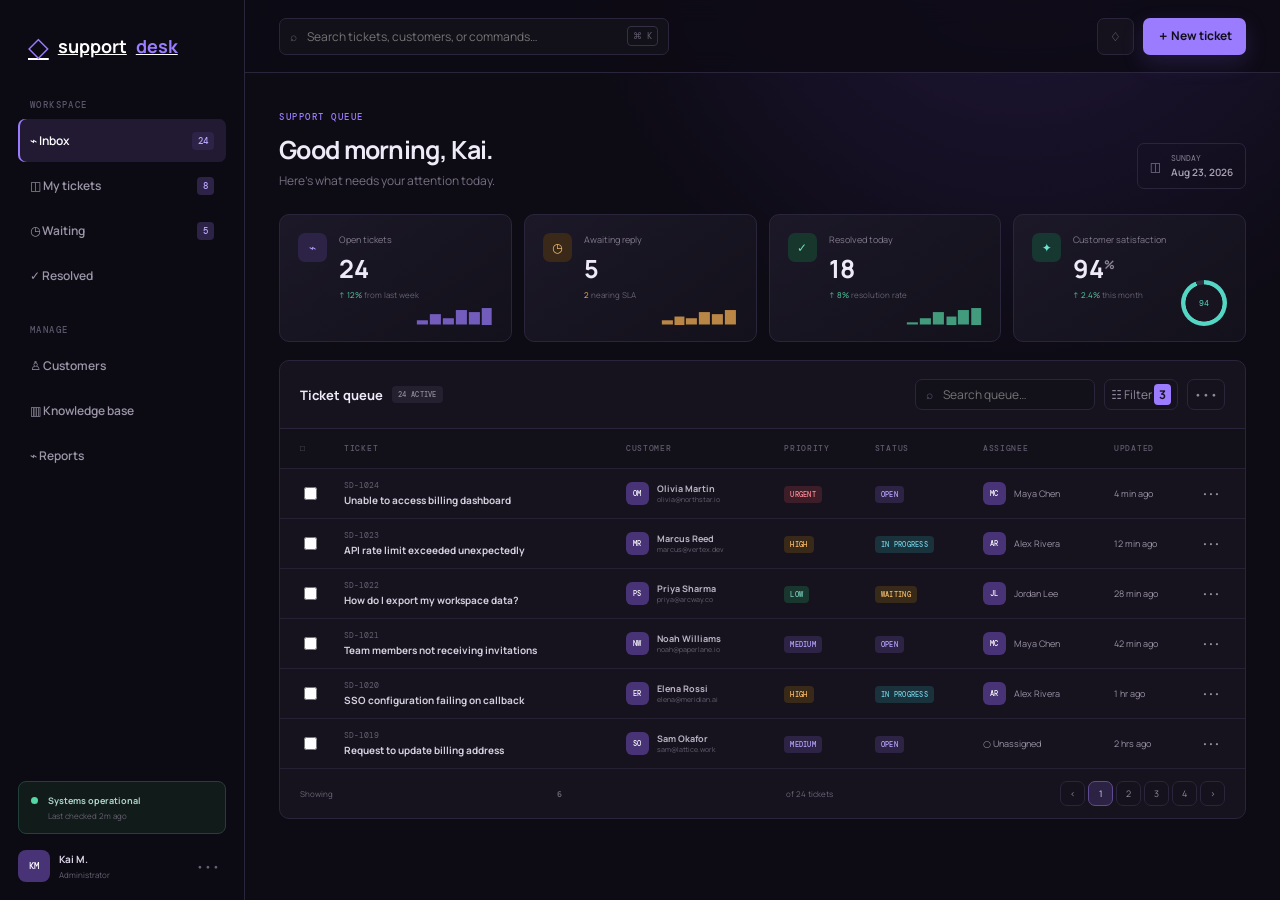
<file: sprtdskfrontend/index.html>
<!doctype html><html lang="en"><head><meta charset="UTF-8"><meta name="viewport" content="width=device-width,initial-scale=1"><title>SupportDesk · Queue</title><link rel="preconnect" href="https://fonts.googleapis.com"><link rel="preconnect" href="https://fonts.gstatic.com" crossorigin><link href="https://fonts.googleapis.com/css2?family=DM+Mono:wght@400;500&family=Manrope:wght@400;500;600;700&display=swap" rel="stylesheet"><link rel="stylesheet" href="styles.css"></head><body>
<div class="shell"><aside id="side"><a class="brand"><i>◇</i>support<span>desk</span></a><nav><small>WORKSPACE</small><a class="on">⌁ Inbox <b>24</b></a><a>◫ My tickets <b>8</b></a><a>◷ Waiting <b>5</b></a><a>✓ Resolved</a><small>MANAGE</small><a>♙ Customers</a><a>▥ Knowledge base</a><a>⌁ Reports</a></nav><footer><div class="system"><i></i><span><b>Systems operational</b><small>Last checked 2m ago</small></span></div><div class="user"><em>KM</em><span><b>Kai M.</b><small>Administrator</small></span>•••</div></footer></aside>
<main><header><button id="menu" class="icon">☰</button><label class="search">⌕<input id="global" placeholder="Search tickets, customers, or commands…"><kbd>⌘ K</kbd></label><div><button class="icon">♢</button><button class="primary" id="new">＋ New ticket</button></div></header>
<section class="content"><div class="heading"><div><small>SUPPORT QUEUE</small><h1>Good morning, Kai.</h1><p>Here’s what needs your attention today.</p></div><time>◫ <span>Sunday<b>Aug 23, 2026</b></span></time></div>
<div class="metrics"><article><i class="violet">⌁</i><span><small>Open tickets</small><strong>24</strong><p class="good">↑ 12% <em>from last week</em></p></span><figure>▂▅▃▇▆█</figure></article><article><i class="amber">◷</i><span><small>Awaiting reply</small><strong>5</strong><p class="warn">2 <em>nearing SLA</em></p></span><figure>▂▄▃▆▅▇</figure></article><article><i class="green">✓</i><span><small>Resolved today</small><strong>18</strong><p class="good">↑ 8% <em>resolution rate</em></p></span><figure>▁▃▆▄▇█</figure></article><article><i class="cyan">✦</i><span><small>Customer satisfaction</small><strong>94<sup>%</sup></strong><p class="good">↑ 2.4% <em>this month</em></p></span><div class="ring">94</div></article></div>
<section class="panel"><div class="panelhead"><div><h2>Ticket queue</h2><mark>24 active</mark></div><div><label class="mini">⌕<input id="find" placeholder="Search queue…"></label><button id="filter">☷ Filter <b>3</b></button><button>•••</button></div></div><div class="chips" id="chips"><button class="active" data-f="all">All · 24</button><button data-f="urgent">Urgent · 3</button><button data-f="open">Open · 12</button><button data-f="waiting">Waiting · 5</button></div><div class="table"><table><thead><tr><th>□</th><th>Ticket</th><th>Customer</th><th>Priority</th><th>Status</th><th>Assignee</th><th>Updated</th><th></th></tr></thead><tbody id="rows"></tbody></table></div><div class="pager">Showing <b id="count">6</b> of 24 tickets <span><button>‹</button><button class="current">1</button><button>2</button><button>3</button><button>4</button><button>›</button></span></div></section></section></main></div>
<div class="backdrop" id="modal" hidden><form id="form"><button type="button" id="close" class="x">×</button><small>CREATE REQUEST</small><h2>New support ticket</h2><p>Capture the issue and route it to the right person.</p><label>Ticket title<input required name="title" placeholder="A short summary of the issue"></label><div class="grid"><label>Priority<select name="priority"><option>Low</option><option selected>Medium</option><option>High</option><option>Urgent</option></select></label><label>Assignee<select name="assignee"><option>Unassigned</option><option>Maya Chen</option><option>Alex Rivera</option><option>Jordan Lee</option></select></label></div><label>Description<textarea required rows="5" placeholder="Add context and steps to reproduce…"></textarea></label><div class="actions"><button type="button" id="cancel">Cancel</button><button class="primary">Create ticket</button></div></form></div><div id="toast">Ticket created successfully.</div><script src="app.js"></script></body></html>
</file>
<file: sprtdskfrontend/styles.css>
:root{--bg:#0d0b14;--panel:#171320;--line:#2b253b;--text:#eeeaf7;--muted:#888194;--violet:#9b7cff;--green:#55d6a5;--amber:#ffb758;--cyan:#55d6c4;font-family:Manrope,system-ui;color:var(--text);background:var(--bg)}*{box-sizing:border-box}body{margin:0;background:radial-gradient(circle at 80% -10%,#21173b 0,transparent 32%),var(--bg);font-size:12px}button,input,select,textarea{font:inherit}.shell{display:grid;grid-template-columns:245px 1fr;min-height:100vh}aside{height:100vh;position:sticky;top:0;border-right:1px solid var(--line);padding:27px 18px 18px;display:flex;flex-direction:column;background:#0d0b14e8;z-index:9}.brand{display:flex;gap:9px;align-items:center;color:white;font-size:18px;font-weight:700;padding:0 10px 30px}.brand i{color:var(--violet);font-size:27px;font-style:normal}.brand span{color:var(--violet)}nav{flex:1}nav small{display:block;font:500 9px DM Mono;color:#5c566b;letter-spacing:1.4px;margin:5px 12px 8px}nav small:nth-of-type(2){margin-top:27px}nav a{height:43px;display:flex;align-items:center;gap:11px;padding:0 12px;color:#9c96a7;border-radius:7px;margin:2px 0;font-weight:600;cursor:pointer}nav a:hover,nav a.on{background:#211a32;color:#fff}nav a.on{box-shadow:inset 2px 0 var(--violet)}nav a b{margin-left:auto;background:#2d2346;color:#baa7ff;border-radius:4px;padding:3px 6px;font:500 9px DM Mono}.system{padding:12px;background:#111b19;border:1px solid #214139;border-radius:8px;display:flex;gap:10px}.system>i{width:7px;height:7px;border-radius:50%;background:var(--green);margin-top:3px}.system span,.user span{display:flex;flex-direction:column}.system b{font-size:9px;color:#abd4ca}.system small,.user small{font-size:8px;color:#686273;margin-top:3px}.user{display:flex;align-items:center;gap:9px;color:#696273;margin-top:16px}.user em,.person i,.assign i{width:32px;height:32px;display:grid;place-items:center;border-radius:8px;background:#493377;color:white;font:500 9px DM Mono;font-style:normal}.user span{margin-right:auto}.user b{font-size:10px;color:#ddd7e8}main{min-width:0}main>header{height:73px;border-bottom:1px solid var(--line);display:flex;align-items:center;justify-content:space-between;padding:0 34px;position:sticky;top:0;background:#0d0b14d9;backdrop-filter:blur(12px);z-index:5}main>header>div{display:flex;gap:9px}.search,.mini{display:flex;align-items:center;gap:8px;border:1px solid var(--line);background:#121019;border-radius:7px;height:37px;padding:0 10px;color:#635d70;width:min(390px,45vw)}input{border:0;background:transparent;color:#ddd8e7;outline:0;min-width:0;flex:1}.search kbd{font:9px DM Mono;border:1px solid #373044;border-radius:4px;padding:3px 5px}.icon,.panelhead button,.pager button{border:1px solid var(--line);background:#15121d;color:#918a9d;border-radius:7px;height:37px;cursor:pointer}.icon{width:37px}.primary{border:0!important;background:var(--violet)!important;color:#110e19!important;border-radius:7px;padding:0 14px;font-weight:700;cursor:pointer;box-shadow:0 8px 22px #7656d733;height:37px}.primary:hover{background:#ad95ff!important}.content{padding:34px;max-width:1500px;margin:auto}.heading{display:flex;justify-content:space-between;align-items:end;margin-bottom:25px}.heading small,.backdrop form>small{font:500 9px DM Mono;letter-spacing:1.5px;color:var(--violet)}h1{font-size:25px;margin:8px 0 5px;letter-spacing:-.7px}.heading p{color:#777083;margin:0}.heading time{display:flex;align-items:center;gap:10px;border:1px solid var(--line);border-radius:7px;padding:9px 12px;color:#857e91}.heading time span{display:flex;flex-direction:column;font:8px DM Mono;text-transform:uppercase}.heading time b{font:600 10px Manrope;color:#aaa4b6;text-transform:none;margin-top:2px}.metrics{display:grid;grid-template-columns:repeat(4,1fr);gap:12px;margin-bottom:18px}.metrics article{min-height:128px;border:1px solid var(--line);border-radius:10px;background:linear-gradient(145deg,#1c1828,#13111b);padding:18px;display:flex;gap:12px;position:relative;overflow:hidden}.metrics article>i{width:29px;height:29px;border-radius:7px;display:grid;place-items:center;font-style:normal;flex:none}.violet{color:#b69fff;background:#2d2346}.amber{color:#ffc36d;background:#3a2919}.green{color:#6de0b5;background:#17372c}.cyan{color:#6de3d2;background:#173731}.metrics article>span{display:flex;flex-direction:column}.metrics small{font-size:9px;color:#827b8e}.metrics strong{font-size:25px;margin:5px 0 3px}.metrics sup{font-size:12px;color:#8c8596}.metrics p{font-size:8px;margin:0}.metrics p em{color:#686271;font-style:normal}.good{color:var(--green)}.warn{color:var(--amber)}figure{position:absolute;right:17px;bottom:16px;margin:0;color:var(--violet);letter-spacing:2px;font:14px DM Mono;opacity:.7}.metrics article:nth-child(2) figure{color:var(--amber)}.metrics article:nth-child(3) figure{color:var(--green)}.ring{position:absolute;right:18px;bottom:15px;width:46px;height:46px;border-radius:50%;display:grid;place-items:center;background:radial-gradient(circle,#17131f 56%,transparent 58%),conic-gradient(var(--cyan) 94%,#312b3c 0);color:var(--cyan);font:8px DM Mono}.panel{border:1px solid var(--line);border-radius:10px;background:#16121e;overflow:hidden}.panelhead{display:flex;align-items:center;justify-content:space-between;padding:18px 20px;border-bottom:1px solid var(--line)}.panelhead>div{display:flex;align-items:center;gap:9px}.panelhead h2{font-size:13px;margin:0}.panelhead mark{background:#25202f;color:#918a9b;border-radius:12px;padding:4px 8px;font:8px DM Mono}.mini{width:180px;height:31px}.panelhead button{height:31px}.panelhead button b{background:var(--violet);color:#17111f;padding:2px 5px;border-radius:4px}.chips{display:none;gap:7px;padding:10px 20px;border-bottom:1px solid var(--line)}.chips.show{display:flex}.chips button{border:1px solid #383047;background:#181420;color:#8e8798;border-radius:20px;padding:6px 10px;font-size:9px}.chips button.active{border-color:#66509c;background:#291f41;color:#d6caff}.table{overflow:auto}table{border-collapse:collapse;width:100%;min-width:850px;text-align:left}th{height:39px;background:#121019;color:#615b6d;font:500 8px DM Mono;text-transform:uppercase;letter-spacing:.7px}th,td{padding:11px 12px;border-bottom:1px solid #272233}th:first-child,td:first-child{padding-left:20px;width:35px}td{color:#9b94a5;font-size:9px}tbody tr:hover{background:#9b7cff0a}td:nth-child(2){max-width:260px}td:nth-child(2)>small{display:block;color:#665f71;font:8px DM Mono;margin-bottom:3px}td:nth-child(2)>b{color:#d4cedd;font-size:10px;display:block;white-space:nowrap;overflow:hidden;text-overflow:ellipsis}.person,.assign{display:flex;align-items:center;gap:8px}.person i,.assign i{width:23px;height:23px;border-radius:6px;font-size:7px}.person span{display:flex;flex-direction:column}.person b{font-size:9px;color:#bbb5c5}.person small{font-size:7px;color:#676170}.panel mark{font:500 7px DM Mono;text-transform:uppercase;letter-spacing:.3px;border-radius:4px;padding:4px 6px}.p-urgent{color:#ff8d98;background:#3d1e28}.p-high{color:#ffc06b;background:#392918}.p-medium,.s-o{color:#baa7ff;background:#2d2345}.p-low{color:#79cfbd;background:#19372f}.s-i{color:#75cee2;background:#19323c}.s-w{color:#f4bd6e;background:#372a19}.pager{padding:12px 20px;color:#6d6677;font-size:8px;display:flex;justify-content:space-between;align-items:center}.pager button{height:25px;width:25px;margin-left:3px;font-size:9px}.pager button.current{background:#2c2244;color:#ddd3ff;border-color:#604a91}.backdrop{position:fixed;inset:0;background:#050408c9;backdrop-filter:blur(5px);display:grid;place-items:center;z-index:50;padding:20px}.backdrop[hidden]{display:none}.backdrop form{width:min(520px,100%);background:#191522;border:1px solid #3a3249;border-radius:12px;padding:25px;position:relative;box-shadow:0 30px 90px #050408}.backdrop h2{margin:8px 0 5px;font-size:20px}.backdrop p{color:#817a8d;margin:0 0 20px}.backdrop label{display:grid;gap:7px;margin:13px 0;color:#aea7b7;font-size:10px}.backdrop input,.backdrop select,.backdrop textarea{border:1px solid #393147;background:#110e18;color:#ddd8e7;border-radius:7px;padding:10px;outline:0}.backdrop textarea:focus,.backdrop input:focus{border-color:var(--violet)}.grid{display:grid;grid-template-columns:1fr 1fr;gap:12px}.x{position:absolute;right:16px;top:12px;border:0;background:transparent;color:#827b8e;font-size:23px}.actions{display:flex;justify-content:flex-end;gap:8px;margin-top:20px}.actions button{height:36px;border:1px solid #3a3248;background:transparent;color:#aaa3b4;border-radius:7px;padding:0 13px}#toast{position:fixed;right:24px;bottom:24px;background:#192923;border:1px solid #316454;color:#94dfc7;padding:12px 16px;border-radius:8px;transform:translateY(70px);opacity:0;transition:.25s;z-index:60}#toast.show{transform:none;opacity:1}#menu{display:none}@media(max-width:1050px){.shell{grid-template-columns:210px 1fr}.metrics{grid-template-columns:1fr 1fr}.content,main>header{padding-left:22px;padding-right:22px}}@media(max-width:750px){.shell{display:block}aside{position:fixed;width:245px;left:0;transform:translateX(-100%);transition:.25s;box-shadow:20px 0 60px #050408}aside.open{transform:none}#menu{display:block}.search{flex:1;width:auto;margin:0 10px}.search kbd{display:none}main>header{padding:0 14px}.content{padding:24px 14px}.heading time{display:none}.mini{width:130px}.panelhead{align-items:flex-start}}@media(max-width:520px){.metrics{grid-template-columns:1fr}.icon:not(#menu){display:none}.panelhead{gap:10px}.panelhead>div:last-child{gap:4px}.mini{width:110px}.grid{grid-template-columns:1fr}}
</file>
